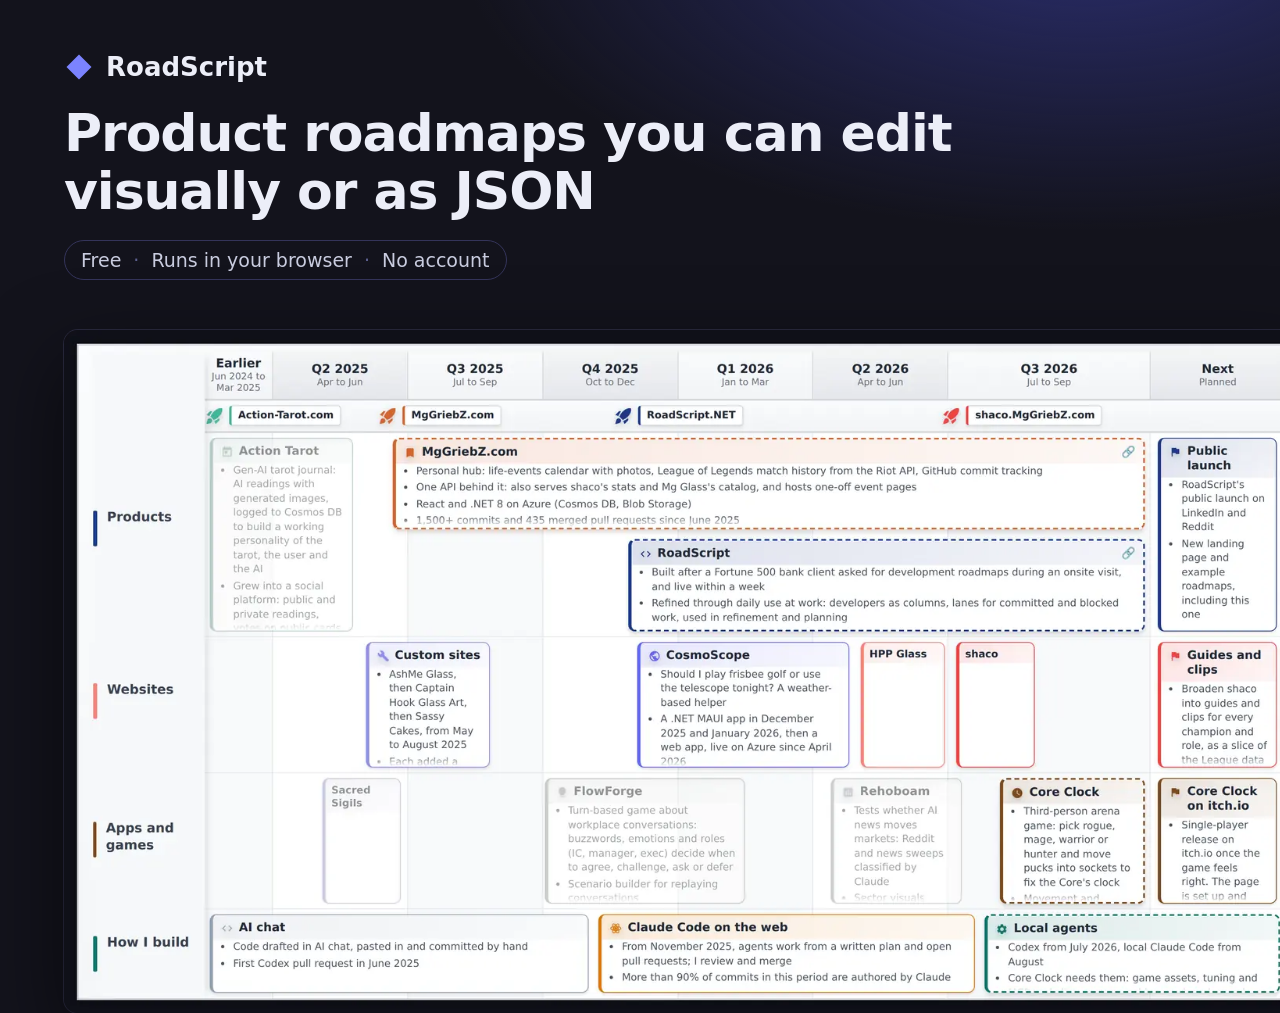
<file: tools/images/og-image.html>
<!doctype html>
<html lang="en">
<head>
<meta charset="utf-8">
<title>RoadScript social preview</title>
<style>
    html, body { margin: 0; }
    body {
        width: 1200px;
        height: 630px;
        overflow: hidden;
        position: relative;
        background: radial-gradient(900px 420px at 85% -10%, #2a2d6b 0%, rgba(42, 45, 107, 0) 70%), #13131c;
        color: #eceef8;
        font-family: 'Segoe UI', system-ui, -apple-system, sans-serif;
    }
    .text { position: absolute; left: 64px; top: 52px; right: 64px; }
    .brand { display: flex; align-items: center; gap: 12px; font-size: 26px; font-weight: 700; }
    h1 { margin: 22px 0 0; max-width: 980px; font-size: 52px; line-height: 1.12; font-weight: 800; letter-spacing: -0.02em; }
    .pill { display: inline-flex; gap: 12px; margin-top: 20px; padding: 8px 16px; border-radius: 999px; border: 1px solid #34345a; font-size: 19px; color: #c9ccdf; }
    .pill span:nth-child(even) { color: #5d6190; }
    .shot {
        position: absolute; left: 64px; top: 330px; width: 1250px;
        border-radius: 14px; overflow: hidden;
        box-shadow: 0 30px 80px rgba(0, 0, 0, 0.55), 0 0 0 1px #2a2a3f;
    }
    .shot img { display: block; width: 100%; }
</style>
</head>
<body>
    <div class="text">
        <div class="brand">
            <svg width="30" height="30" viewBox="0 0 24 24" aria-hidden="true"><path d="M12 2l10 10-10 10L2 12z" fill="#7b83ff"></path></svg>
            RoadScript
        </div>
        <h1>Product roadmaps you can edit visually or as JSON</h1>
        <div class="pill"><span>Free</span><span>·</span><span>Runs in your browser</span><span>·</span><span>No account</span></div>
    </div>
    <div class="shot"><img src="../../wwwroot/img/showcase-portfolio.webp" alt=""></div>
</body>
</html>
</file>
